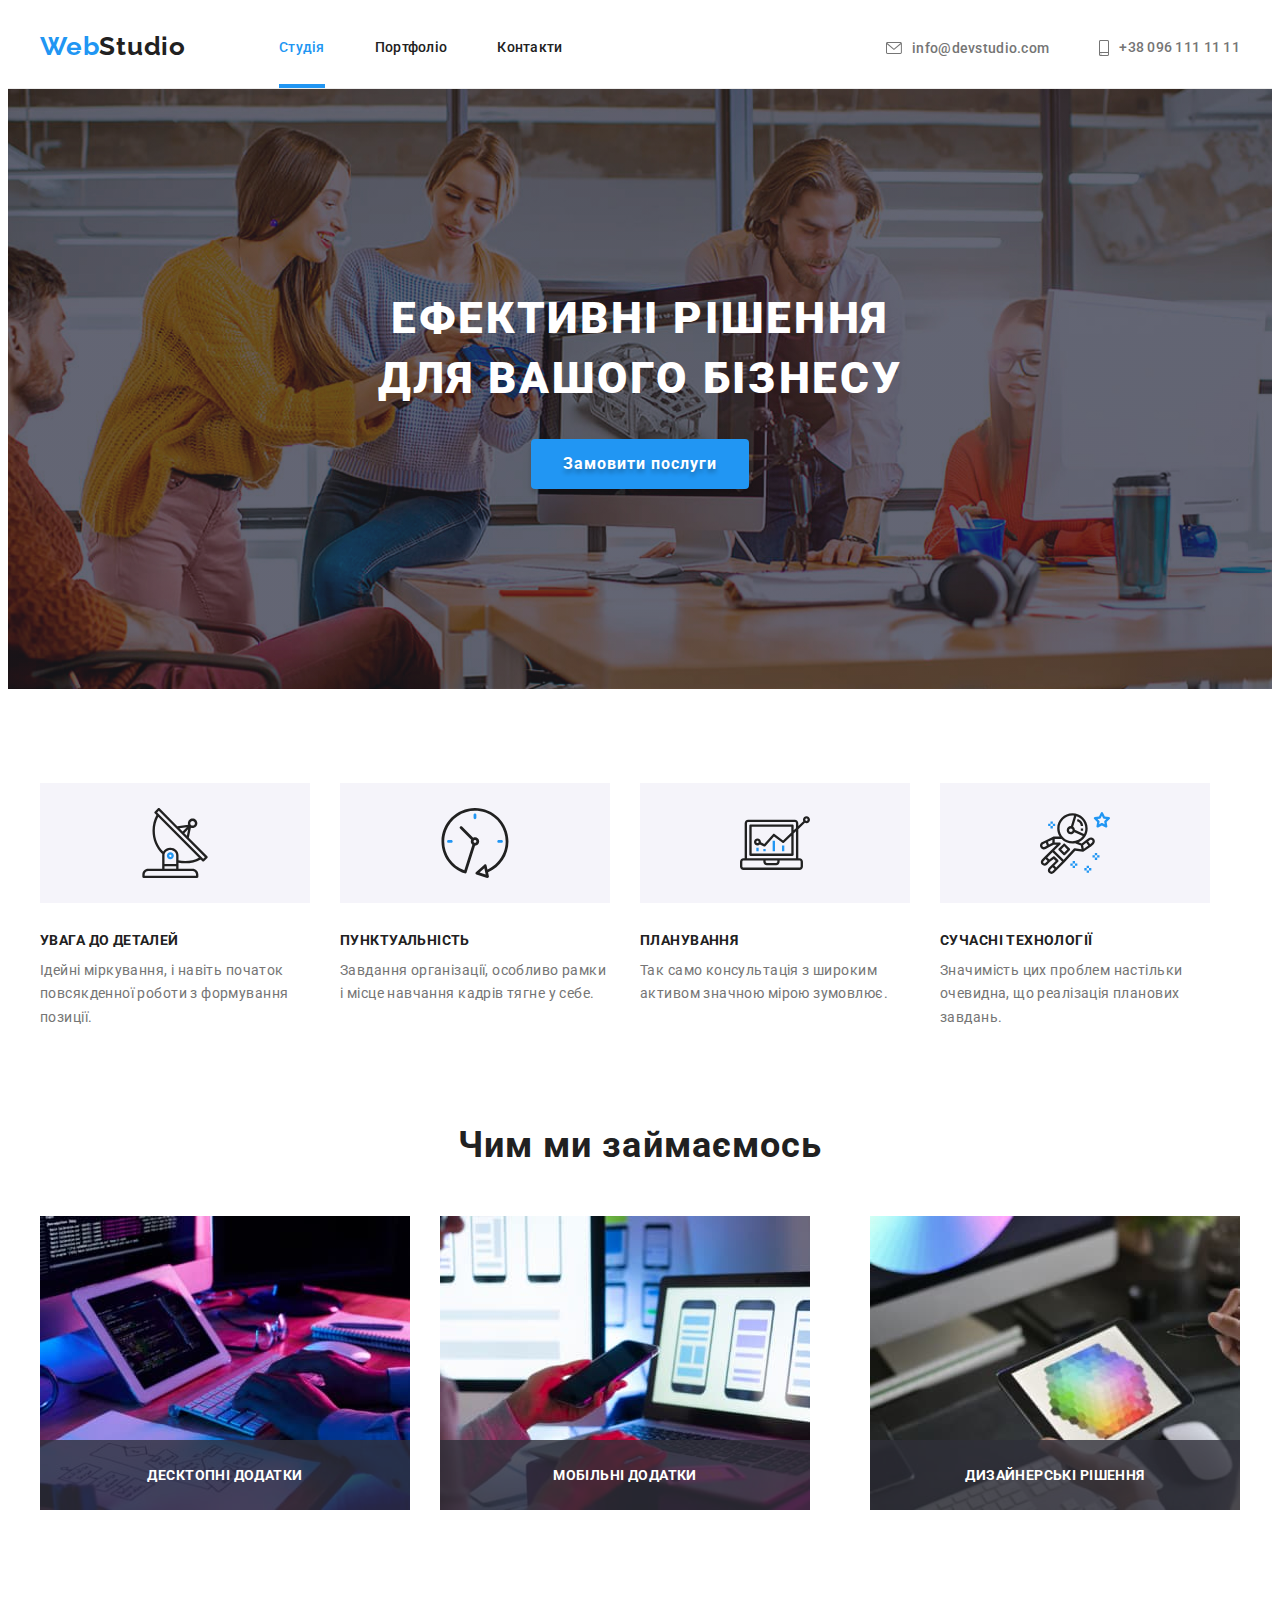
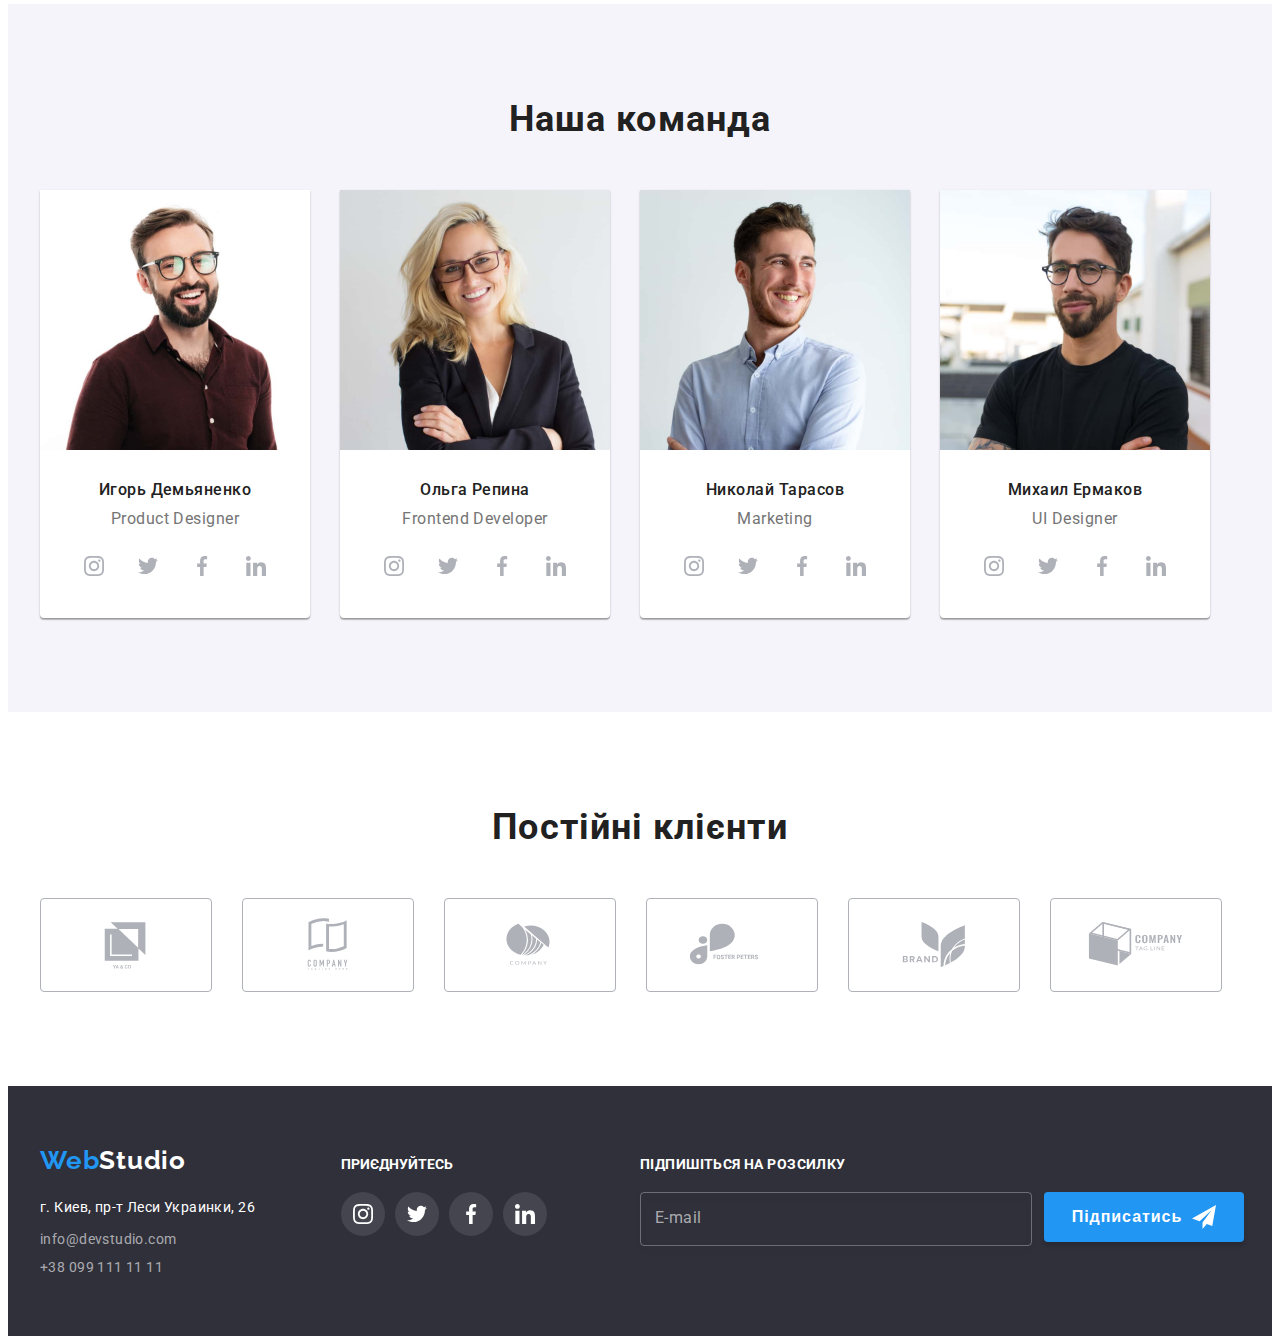
<file: index.html>
<!DOCTYPE html>
<html lang="uk">
  <head>
    <meta charset="UTF-8" />
    <meta http-equiv="X-UA-Compatible" content="IE=edge" />
    <meta name="viewport" content="width=device-width, initial-scale=1.0" />
    <title>Document</title>
    <!-- Font-Family -->
    <link rel="preconnect" href="https://fonts.googleapis.com" />
    <link rel="preconnect" href="https://fonts.gstatic.com" crossorigin />
    <link
      href="https://fonts.googleapis.com/css2?family=Raleway:wght@700&family=Roboto:wght@400;500;700;900&display=swap"
      rel="stylesheet"
    />
    <!-- Normalizer -->
    <link
      rel="stylesheet"
      href="https://cdnjs.cloudflare.com/ajax/libs/modern-normalize/1.1.0/modern-normalize.min.css"
      integrity="sha512-wpPYUAdjBVSE4KJnH1VR1HeZfpl1ub8YT/NKx4PuQ5NmX2tKuGu6U/JRp5y+Y8XG2tV+wKQpNHVUX03MfMFn9Q=="
      crossorigin="anonymous"
      referrerpolicy="no-referrer"
    />
    <!-- Custom Styles -->
    <link rel="stylesheet" href="./css/styles.css" />
  </head>
  <body>
    <header class="hdr">
      <div class="container container-hdr">
        <nav class="nav">
          <!--Brand Logo-->
          <a href="" class="hdr-logo"
            >Web<span class="black-logo link">Studio</span></a
          >
          <!--List of navigation links-->
          <ul class="nav-list">
            <li class="item">
              <a href="" class="nav-link-current link">Студія</a>
            </li>
            <li class="item">
              <a href="./portfolio.html" class="nav-link link">Портфоліо</a>
            </li>
            <li class="item"><a href="" class="nav-link link">Контакти</a></li>
          </ul>
        </nav>
        <!--Contacts-->
        <ul class="header-contacts">
          <li class="item">
            <a href="mailto:info@devstudio.com" class="contacts-link link">
              <svg class="icon-envelope" width="16" height="12">
                <use href="./images/icons_svg/sprite.svg#icon-envelope"></use>
              </svg>
              info@devstudio.com</a
            >
          </li>
          <li class="item">
            <a href="tel:+380961111111" class="contacts-link link">
              <svg class="icon-smartphone" width="10" height="16">
                <use href="./images/icons_svg/sprite.svg#icon-smartphone"></use>
              </svg>
              +38 096 111 11 11</a
            >
          </li>
        </ul>
      </div>
    </header>
    <main>
      <!--Section with an order button-->
      <section class="order">
        <div class="container">
          <h1 class="order-headline">
            Ефективні рішення <br />
            для вашого бізнесу
          </h1>
          <div class="order-btn-section">
            <button type="button" class="order-button" data-modal-open>
              Замовити послуги
            </button>
          </div>
        </div>
      </section>
      <!--Advantages-->
      <section class="advnt">
        <div class="container">
          <h2 hidden>Наші Переваги</h2>
          <ul class="advnt-list list">
            <li class="item">
              <div class="advnt-icon-svg">
                <svg width="70" height="70">
                  <use href="./images/icons_svg/sprite.svg#icon-antenna"></use>
                </svg>
              </div>
              <h3 class="advnt-list-title">УВАГА ДО ДЕТАЛЕЙ</h3>
              <p class="advnt-list-about">
                Ідейні міркування, і навіть початок повсякденної роботи з
                формування позиції.
              </p>
            </li>
            <li class="item">
              <div class="advnt-icon-svg">
                <svg width="70" height="70">
                  <use href="./images/icons_svg/sprite.svg#icon-clock"></use>
                </svg>
              </div>
              <h3 class="advnt-list-title">ПУНКТУАЛЬНІСТЬ</h3>
              <p class="advnt-list-about">
                Завдання організації, особливо рамки і місце навчання кадрів
                тягне у себе.
              </p>
            </li>
            <li class="item">
              <div class="advnt-icon-svg">
                <svg width="70" height="70">
                  <use href="./images/icons_svg/sprite.svg#icon-diagram"></use>
                </svg>
              </div>
              <h3 class="advnt-list-title">ПЛАНУВАННЯ</h3>
              <p class="advnt-list-about">
                Так само консультація з широким активом значною мірою зумовлює.
              </p>
            </li>
            <li class="item">
              <div class="advnt-icon-svg">
                <svg width="70" height="70">
                  <use
                    href="./images/icons_svg/sprite.svg#icon-astronaut"
                  ></use>
                </svg>
              </div>
              <h3 class="advnt-list-title">СУЧАСНІ ТЕХНОЛОГІЇ</h3>
              <p class="advnt-list-about">
                Значимість цих проблем настільки очевидна, що реалізація
                планових завдань.
              </p>
            </li>
          </ul>
        </div>
      </section>
      <!--Kinds of services-->
      <section class="srvs">
        <div class="container">
          <h2 class="srvs-title">Чим ми займаємось</h2>
          <ul class="srvs-list list">
            <li class="item">
              <a href=""
                ><img
                  src="./images/box1.jpg"
                  alt="человек набирает текст на клавиатуре"
                  width="370"
                />
                <div class="overlay">
                  <p class="srvs-overlay-text">ДЕСКТОПНІ ДОДАТКИ</p>
                </div></a
              >
            </li>
            <li class="item">
              <a href=""
                ><img
                  src="./images/box2.jpg"
                  alt="женщина держит телефон в руке и водит пальцем по тачпаду "
                  class="item"
                  width="370"
                />
                <div class="overlay">
                  <p class="srvs-overlay-text">МОБІЛЬНІ ДОДАТКИ</p>
                </div></a
              >
            </li>
            <li class="item">
              <a href=""
                ><img
                  src="./images/box3.jpg"
                  alt="человек держит планшет со стилусом"
                  width="370"
                />
                <div class="overlay">
                  <p class="srvs-overlay-text">ДИЗАЙНЕРСЬКІ РІШЕННЯ</p>
                </div></a
              >
            </li>
          </ul>
        </div>
      </section>
      <!--Team-->
      <section class="team">
        <div class="container">
          <h2 class="team-title">Наша команда</h2>
          <ul class="team-list list">
            <li class="item">
              <img
                src="./images/teammember1.jpg"
                alt="улыбающийся мужчина средних лет"
                width="270"
              />
              <div class="team-text">
                <h3 class="team-list-title">Игорь Демьяненко</h3>
                <p class="team-about">Product Designer</p>
              </div>
              <ul class="team-social">
                <li class="item-social">
                  <a href="" class="team-social-link">
                    <svg width="20" height="20" class="team-svg-icon">
                      <use
                        href="./images/icons_svg/sprite.svg#icon-instagram-team"
                      ></use>
                    </svg>
                  </a>
                </li>
                <li class="item-social">
                  <a href="" class="team-social-link">
                    <svg width="20" height="20" class="team-svg-icon">
                      <use
                        href="./images/icons_svg/sprite.svg#icon-twitter-team"
                      ></use>
                    </svg>
                  </a>
                </li>
                <li class="item-social">
                  <a href="" class="team-social-link">
                    <svg width="20" height="20" class="team-svg-icon">
                      <use
                        href="./images/icons_svg/sprite.svg#icon-facebook-team"
                      ></use>
                    </svg>
                  </a>
                </li>
                <li class="item-social">
                  <a href="" class="team-social-link">
                    <svg width="20" height="20" class="team-svg-icon">
                      <use
                        href="./images/icons_svg/sprite.svg#icon-linkedin-team"
                      ></use>
                    </svg>
                  </a>
                </li>
              </ul>
            </li>
            <li class="item">
              <img
                src="./images/teammember2.jpg"
                alt="улыбающаяся женщина средних лет"
                width="270"
              />
              <div class="team-text">
                <h3 class="team-list-title">Ольга Репина</h3>
                <p class="team-about">Frontend Developer</p>
              </div>
              <ul class="team-social">
                <li class="item-social">
                  <a href="" class="team-social-link">
                    <svg width="20" height="20" class="team-svg-icon">
                      <use
                        href="./images/icons_svg/sprite.svg#icon-instagram-team"
                      ></use>
                    </svg>
                  </a>
                </li>
                <li class="item-social">
                  <a href="" class="team-social-link">
                    <svg width="20" height="20" class="team-svg-icon">
                      <use
                        href="./images/icons_svg/sprite.svg#icon-twitter-team"
                      ></use>
                    </svg>
                  </a>
                </li>
                <li class="item-social">
                  <a href="" class="team-social-link">
                    <svg width="20" height="20" class="team-svg-icon">
                      <use
                        href="./images/icons_svg/sprite.svg#icon-facebook-team"
                      ></use>
                    </svg>
                  </a>
                </li>
                <li class="item-social">
                  <a href="" class="team-social-link">
                    <svg width="20" height="20" class="team-svg-icon">
                      <use
                        href="./images/icons_svg/sprite.svg#icon-linkedin-team"
                      ></use>
                    </svg>
                  </a>
                </li>
              </ul>
            </li>
            <li class="item">
              <img
                src="./images/teammember3.jpg"
                alt="улыбающийся мужчина средних лет"
                width="270"
              />
              <div class="team-text">
                <h3 class="team-list-title">Николай Тарасов</h3>
                <p class="team-about">Marketing</p>
              </div>
              <ul class="team-social">
                <li class="item-social">
                  <a href="" class="team-social-link">
                    <svg width="20" height="20" class="team-svg-icon">
                      <use
                        href="./images/icons_svg/sprite.svg#icon-instagram-team"
                      ></use>
                    </svg>
                  </a>
                </li>
                <li class="item-social">
                  <a href="" class="team-social-link">
                    <svg width="20" height="20" class="team-svg-icon">
                      <use
                        href="./images/icons_svg/sprite.svg#icon-twitter-team"
                      ></use>
                    </svg>
                  </a>
                </li>
                <li class="item-social">
                  <a href="" class="team-social-link">
                    <svg width="20" height="20" class="team-svg-icon">
                      <use
                        href="./images/icons_svg/sprite.svg#icon-facebook-team"
                      ></use>
                    </svg>
                  </a>
                </li>
                <li class="item-social">
                  <a href="" class="team-social-link">
                    <svg width="20" height="20" class="team-svg-icon">
                      <use
                        href="./images/icons_svg/sprite.svg#icon-linkedin-team"
                      ></use>
                    </svg>
                  </a>
                </li>
              </ul>
            </li>
            <li class="item">
              <img
                src="./images/teammember4.jpg"
                alt="улыбающийся мужчина средних лет"
                width="270"
              />
              <div class="team-text">
                <h3 class="team-list-title">Михаил Ермаков</h3>
                <p class="team-about">UI Designer</p>
              </div>
              <ul class="team-social">
                <li class="item-social">
                  <a href="" class="team-social-link">
                    <svg width="20" height="20" class="team-svg-icon">
                      <use
                        href="./images/icons_svg/sprite.svg#icon-instagram-team"
                      ></use>
                    </svg>
                  </a>
                </li>
                <li class="item-social">
                  <a href="" class="team-social-link">
                    <svg width="20" height="20" class="team-svg-icon">
                      <use
                        href="./images/icons_svg/sprite.svg#icon-twitter-team"
                      ></use>
                    </svg>
                  </a>
                </li>
                <li class="item-social">
                  <a href="" class="team-social-link">
                    <svg width="20" height="20" class="team-svg-icon">
                      <use
                        href="./images/icons_svg/sprite.svg#icon-facebook-team"
                      ></use>
                    </svg>
                  </a>
                </li>
                <li class="item-social">
                  <a href="" class="team-social-link">
                    <svg width="20" height="20" class="team-svg-icon">
                      <use
                        href="./images/icons_svg/sprite.svg#icon-linkedin-team"
                      ></use>
                    </svg>
                  </a>
                </li>
              </ul>
            </li>
          </ul>
        </div>
      </section>
      <!-- Regular Customers -->
      <section class="cstmrs">
        <div class="container">
          <h2 class="cstmrs-title">Постійні клієнти</h2>
          <ul class="cstmrs-logo">
            <li class="item">
              <a href="" class="cstmrs-link"
                ><svg class="icon-logo" width="106" height="60">
                  <use
                    href="./images/icons_svg/sprite.svg#icon-logo-yaco"
                  ></use>
                </svg>
              </a>
            </li>
            <li class="item">
              <a href="" class="cstmrs-link"
                ><svg class="icon-logo" width="106" height="60">
                  <use
                    href="./images/icons_svg/sprite.svg#icon-logo-company-tagline"
                  ></use>
                </svg>
              </a>
            </li>
            <li class="item">
              <a href="" class="cstmrs-link"
                ><svg class="icon-logo" width="106" height="60">
                  <use
                    href="./images/icons_svg/sprite.svg#icon-logo-company"
                  ></use>
                </svg>
              </a>
            </li>
            <li class="item">
              <a href="" class="cstmrs-link">
                <svg class="icon-logo" width="106" height="60">
                  <use
                    href="./images/icons_svg/sprite.svg#icon-logo-foster-peters"
                  ></use>
                </svg>
              </a>
            </li>
            <li class="item">
              <a href="" class="cstmrs-link">
                <svg class="icon-logo" width="106" height="60">
                  <use
                    href="./images/icons_svg/sprite.svg#icon-logo-brand"
                  ></use>
                </svg>
              </a>
            </li>
            <li class="item">
              <a href="" class="cstmrs-link">
                <svg class="icon-logo" width="106" height="60">
                  <use
                    href="./images/icons_svg/sprite.svg#icon-logo-company-tagline2"
                  ></use>
                </svg>
              </a>
            </li>
          </ul>
        </div>
      </section>
      <!-- Backdrop with modal window -->
      <div class="backdrop is-hidden" data-modal>
        <div class="backdrop-modal">
          <button class="modal-close-btn" data-modal-close>
            <svg width="18" height="18" class="backdrop-svg-btn">
              <use href="./images/icons_svg/sprite.svg#icon-close-btn"></use>
            </svg>
          </button>
          <form class="modal-form">
            <strong class="modal-form-title">
              Залиште свої дані, ми вам передзвонимо
            </strong>
            <div class="modal-form-group" role="group">
              <label class="modal-form-wrap">
                <input class="modal-form-input" type="text" name="name" />
                <span class="modal-form-label">Ім'я</span>
                <svg class="modal-form-icon" width="18" height="18">
                  <use
                    class="modal-form-icon"
                    href="./images/icons_svg/sprite.svg#icon-modal-person"
                  ></use>
                </svg>
              </label>
              <label class="modal-form-wrap">
                <span class="modal-form-label">Телефон</span>
                <input class="modal-form-input" type="text" name="name" />
                <svg class="modal-form-icon" width="18" height="18">
                  <use
                    class="modal-form-icon"
                    href="./images/icons_svg/sprite.svg#icon-modal-phone"
                  ></use>
                </svg>
              </label>
              <label class="modal-form-wrap">
                <span class="modal-form-label">Пошта</span>
                <input class="modal-form-input" type="text" name="name" />
                <svg class="modal-form-icon" width="18" height="18">
                  <use
                    class="modal-form-icon"
                    href="./images/icons_svg/sprite.svg#icon-modal-email"
                  ></use>
                </svg>
              </label>
              <label class="modal-form-wrap">
                <span class="modal-form-label">Коментар</span>
                <textarea
                  class="modal-form-txtarea"
                  name="comment"
                  rows="5"
                  placeholder="Введіть текст"
                ></textarea>
              </label>
            </div>
            <label class="modal-form-agreement">
              <input
                class="modal-agrmnt-checkbox"
                hidden
                type="checkbox"
                name="agreement-checkbox"
              />
              <svg class="modal-agrmnt-icon" width="16" height="15">
                <use
                  class="agrmnt-icon-checked"
                  href="./images/icons_svg/sprite.svg#icon-check-ticked"
                ></use>
                <use
                  class="agrmnt-icon-unchecked"
                  href="./images/icons_svg/sprite.svg#icon-check-empty"
                ></use>
              </svg>
              <span class="modal-agreement-label">
                Погоджуюся з розсилкою та приймаю
                <a class="modal-agreement-conditions-link" href=""
                  >Умови договору</a
                >
              </span>
            </label>
            <button class="modal-form-btn" type="submit">Відправити</button>
          </form>
        </div>
      </div>
    </main>
    <footer class="ftr">
      <div class="container ftr-container">
        <!--Brand Logo-->
        <div class="ftr-address-box">
          <a href="" class="ftr-logo link"
            >Web<span class="white-logo link">Studio</span></a
          >
          <address class="addr">
            <ul class="addr-list list">
              <li class="item">
                <a
                  class="addr-loc link"
                  href="https://goo.gl/maps/46HjrAHxcbsHxjKQ8"
                  target="_blank"
                  rel="noopener noreferrer"
                  >г. Киев, пр-т Леси Украинки, 26</a
                >
              </li>
              <li class="item">
                <a href="mailto:info@devstudio.com" class="addr-link link"
                  >info@devstudio.com</a
                >
              </li>
              <li class="item">
                <a href="tel:+380961111111" class="addr-link link"
                  >+38 099 111 11 11</a
                >
              </li>
            </ul>
          </address>
        </div>
        <!-- Social links -->
        <div class="ftr-social-box">
          <p class="ftr-text">ПРИЄДНУЙТЕСЬ</p>
          <ul class="ftr-social">
            <li class="item">
              <a href="" class="ftr-social-link">
                <svg class="icon-ftr" width="20" height="20">
                  <use
                    href="./images/icons_svg/sprite.svg#icon-instagram-footer"
                  ></use>
                </svg>
              </a>
            </li>
            <li class="item">
              <a href="" class="ftr-social-link">
                <svg class="icon-ftr" width="20" height="20">
                  <use
                    href="./images/icons_svg/sprite.svg#icon-twitter-footer"
                  ></use>
                </svg>
              </a>
            </li>
            <li class="item">
              <a href="" class="ftr-social-link">
                <svg class="icon-ftr" width="20" height="20">
                  <use
                    href="./images/icons_svg/sprite.svg#icon-facebook--footer"
                  ></use>
                </svg>
              </a>
            </li>
            <li class="item">
              <a href="" class="ftr-social-link">
                <svg class="icon-ftr" width="20" height="20">
                  <use
                    href="./images/icons_svg/sprite.svg#icon-linkedin-footer"
                  ></use>
                </svg>
              </a>
            </li>
          </ul>
        </div>
        <!-- Subscription Form-->
        <form class="sbscr-form">
          <strong class="sbscr-title">Підпишіться на розсилку</strong>
          <div class="sbscr-form-container">
            <label class="sbscr-input-wrap">
              <input
                class="sbscr-input"
                type="email"
                name="email"
                placeholder="youremail@mail.com"
              />
              <span class="sbscr-label">E-mail</span>
            </label>
            <button class="sbscr-btn" type="submit">
              <p class="sbscr-btn-text">Підписатись</p>
              <svg class="sbscr-btn-icon" width="24" height="24">
                <use
                  href="./images/icons_svg/sprite.svg#icon-icon-ftr-sbscr"
                ></use>
              </svg>
            </button>
          </div>
        </form>
      </div>
    </footer>
    <script src="./js/modal.js"></script>
  </body>
</html>
</file>
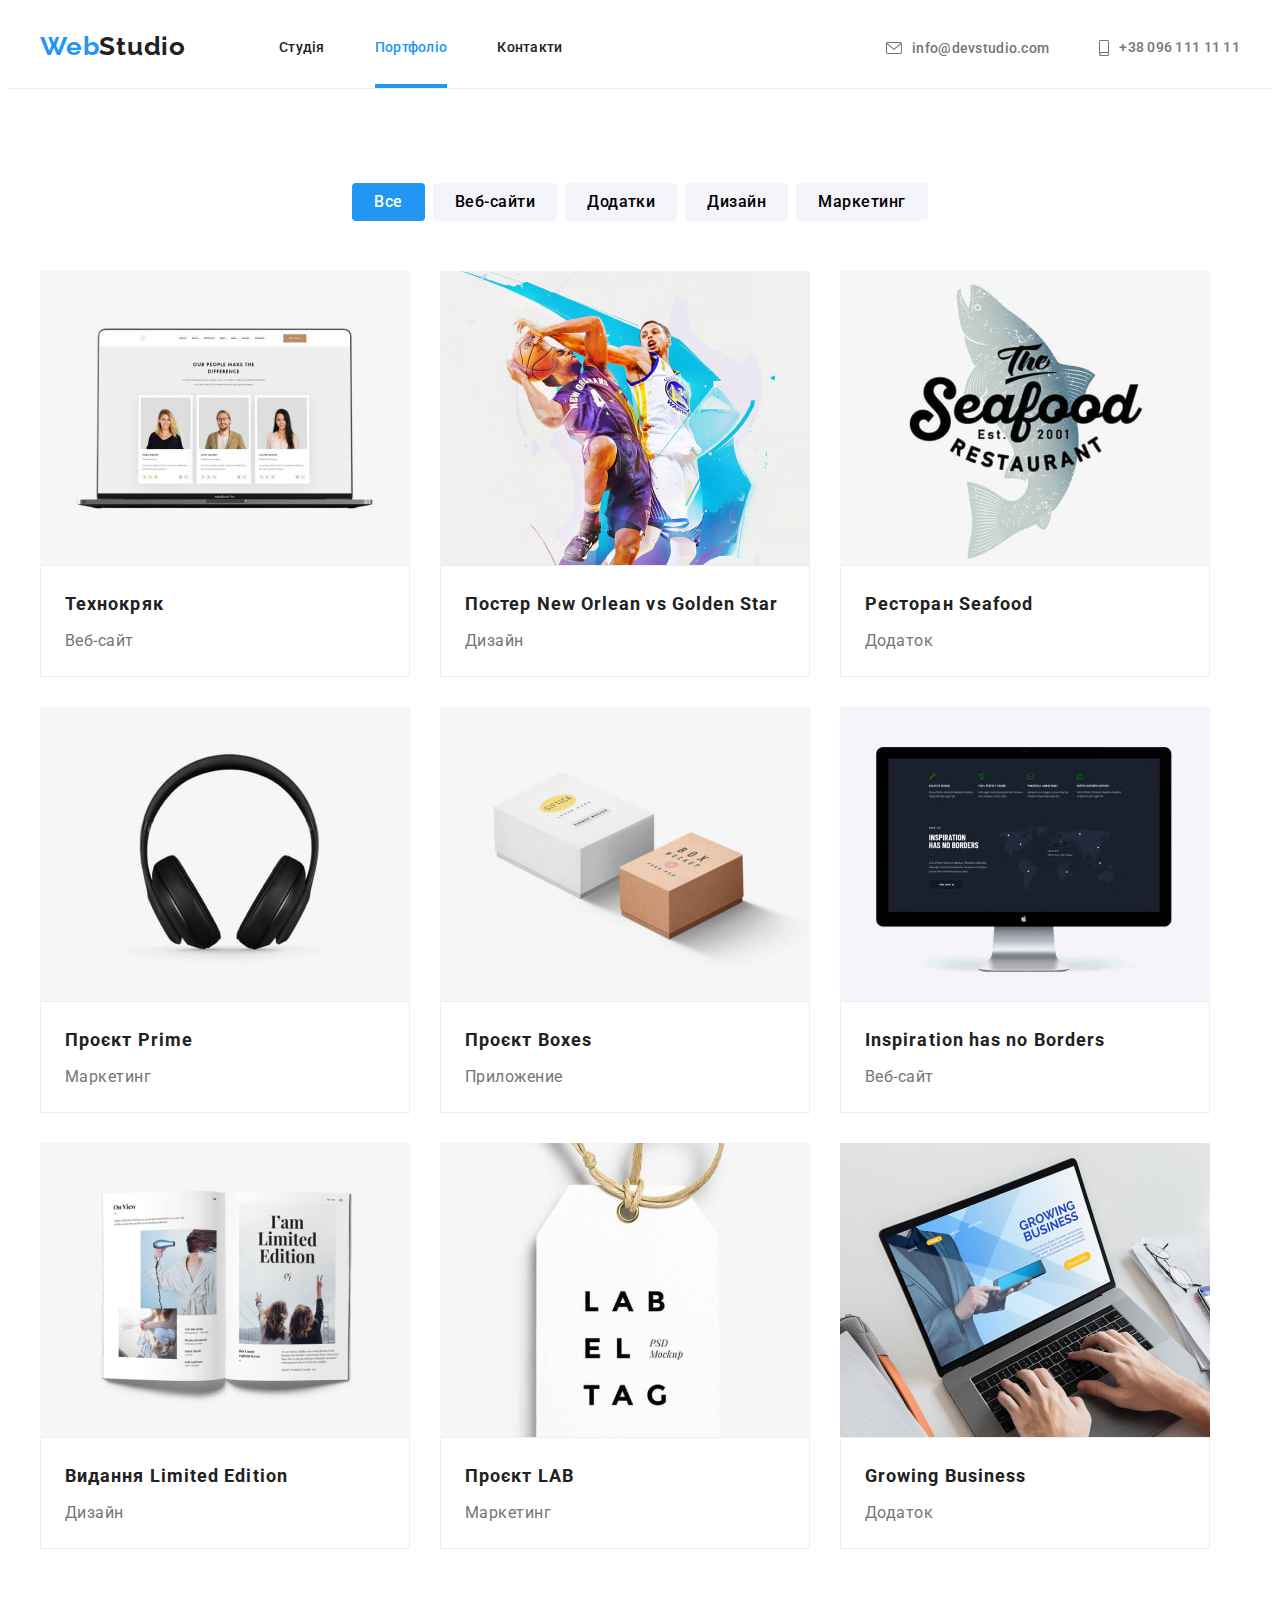
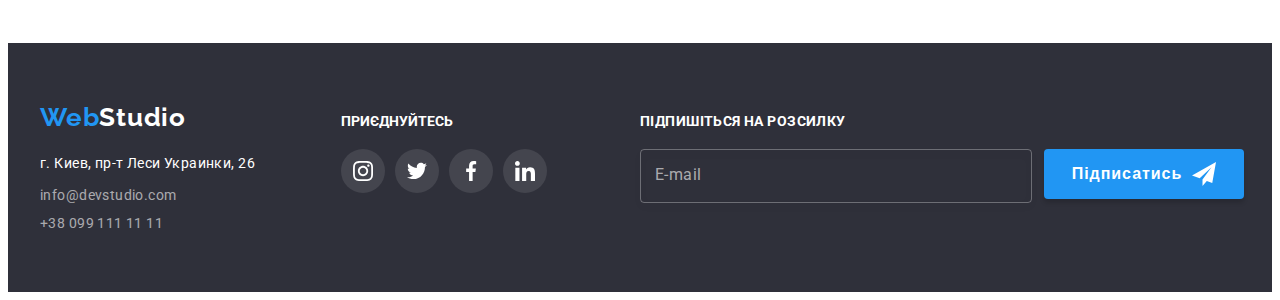
<file: portfolio.html>
<!DOCTYPE html>
<html lang="ru">
  <head>
    <meta charset="UTF-8" />
    <meta http-equiv="X-UA-Compatible" content="IE=edge" />
    <meta name="viewport" content="width=device-width, initial-scale=1.0" />
    <title>Document</title>
    <link rel="preconnect" href="https://fonts.googleapis.com" />
    <link rel="preconnect" href="https://fonts.gstatic.com" crossorigin />
    <link
      href="https://fonts.googleapis.com/css2?family=Raleway:wght@700&family=Roboto:wght@400;500;700;900&display=swap"
      rel="stylesheet"
    />
    <!-- Normalizer -->
    <link
      rel="stylesheet"
      href="https://cdnjs.cloudflare.com/ajax/libs/modern-normalize/1.1.0/modern-normalize.min.css"
      integrity="sha512-wpPYUAdjBVSE4KJnH1VR1HeZfpl1ub8YT/NKx4PuQ5NmX2tKuGu6U/JRp5y+Y8XG2tV+wKQpNHVUX03MfMFn9Q=="
      crossorigin="anonymous"
      referrerpolicy="no-referrer"
    />
    <!-- Custom Styles -->
    <link rel="stylesheet" href="./css/styles.css" />
  </head>
  <body>
    <header class="hdr">
      <div class="container container-hdr">
        <nav class="nav">
          <!--Brand Logo-->
          <a href="" class="hdr-logo"
            >Web<span class="black-logo link">Studio</span></a
          >
          <!--List of navigation links-->
          <ul class="nav-list">
            <li class="item">
              <a href="./index.html" class="nav-link link">Студія</a>
            </li>
            <li class="item">
              <a href="" class="nav-link-current link">Портфоліо</a>
            </li>
            <li class="item"><a href="" class="nav-link link">Контакти</a></li>
          </ul>
        </nav>
        <!--Contacts-->
        <ul class="header-contacts">
          <li class="item">
            <a href="mailto:info@devstudio.com" class="contacts-link link"
              ><svg class="icon-envelope" width="16" height="12">
                <use href="./images/icons_svg/sprite.svg#icon-envelope"></use>
              </svg>
              info@devstudio.com</a
            >
          </li>
          <li>
            <a href="tel:+380961111111" class="contacts-link link"
              ><svg class="icon-smartphone" width="10" height="16">
                <use href="./images/icons_svg/sprite.svg#icon-smartphone"></use>
              </svg>
              +38 096 111 11 11</a
            >
          </li>
        </ul>
      </div>
    </header>
    <main>
      <!--Portfolio navgation-->
      <section class="prtf">
        <div class="container">
          <h1 hidden>Готовые проекты</h1>
          <ul class="prtf-list list">
            <li class="prtf-list-item">
              <button type="button" class="prtf-btn-act prtf-btn-list">
                Все
              </button>
            </li>
            <li class="prtf-list-item">
              <button type="button" class="prtf-btn prtf-btn-list">
                Веб-сайти
              </button>
            </li>
            <li class="prtf-list-item">
              <button type="button" class="prtf-btn prtf-btn-list">
                Додатки
              </button>
            </li>
            <li class="prtf-list-item">
              <button type="button" class="prtf-btn prtf-btn-list">
                Дизайн
              </button>
            </li>
            <li class="prtf-list-item">
              <button type="button" class="prtf-btn prtf-btn-list">
                Маркетинг
              </button>
            </li>
          </ul>
          <!--Examples of works-->
          <ul class="examples-list list">
            <li class="item">
              <a href="" class="link example-link">
                <div class="example-overlay">
                  <img
                    src="./images/portfolio1.jpg"
                    alt="открытый ноутбук"
                    width="370"
                  />
                  <p class="text-overlay">
                    Ресурс пропонує комплексні пропозиції з різним рівнем
                    функціоналу та сервісів. Все це дозволить відвідувачу
                    отримати вичерпні відомості про компанію чи приватну особу.
                  </p>
                </div>
                <div class="exampl-text-group">
                  <h2 class="exampl-title">Технокряк</h2>
                  <p class="exampl-text">Веб-сайт</p>
                </div>
              </a>
            </li>
            <li class="item">
              <a href="" class="link example-link">
                <div class="example-overlay">
                  <img
                    src="./images/portfolio2.jpg"
                    alt="два баскетболиста в прыжке"
                    width="370"
                  />
                  <p class="text-overlay">
                    Ресурс пропонує комплексні пропозиції з різним рівнем
                    функціоналу та сервісів. Все це дозволить відвідувачу
                    отримати вичерпні відомості про компанію чи приватну особу.
                  </p>
                </div>
                <div class="exampl-text-group">
                  <h2 class="exampl-title">Постер New Orlean vs Golden Star</h2>
                  <p class="exampl-text">Дизайн</p>
                </div>
              </a>
            </li>
            <li class="item">
              <a href="" class="link example-link">
                <div class="example-overlay">
                  <img
                    src="./images/portfolio3.jpg"
                    alt="логотип ресторана"
                    width="370"
                  />
                  <p class="text-overlay">
                    Ресурс пропонує комплексні пропозиції з різним рівнем
                    функціоналу та сервісів. Все це дозволить відвідувачу
                    отримати вичерпні відомості про компанію чи приватну особу.
                  </p>
                </div>
                <div class="exampl-text-group">
                  <h2 class="exampl-title">Ресторан Seafood</h2>
                  <p class="exampl-text">Додаток</p>
                </div>
              </a>
            </li>
            <li class="item">
              <a href="" class="link example-link">
                <div class="example-overlay">
                  <img
                    src="./images/portfolio4.jpg"
                    alt="полноразмерные наушники"
                    width="370"
                  />
                  <p class="text-overlay">
                    Ресурс пропонує комплексні пропозиції з різним рівнем
                    функціоналу та сервісів. Все це дозволить відвідувачу
                    отримати вичерпні відомості про компанію чи приватну особу.
                  </p>
                </div>
                <div class="exampl-text-group">
                  <h2 class="exampl-title">Проєкт Prime</h2>
                  <p class="exampl-text">Маркетинг</p>
                </div>
              </a>
            </li>
            <li class="item">
              <a href="" class="link example-link">
                <div class="example-overlay">
                  <img
                    src="./images/portfolio5.jpg"
                    alt="две коробки белого и коричневого цвета"
                    width="370"
                  />
                  <p class="text-overlay">
                    Ресурс пропонує комплексні пропозиції з різним рівнем
                    функціоналу та сервісів. Все це дозволить відвідувачу
                    отримати вичерпні відомості про компанію чи приватну особу.
                  </p>
                </div>
                <div class="exampl-text-group">
                  <h2 class="exampl-title">Проєкт Boxes</h2>
                  <p class="exampl-text">Приложение</p>
                </div>
              </a>
            </li>
            <li class="item">
              <a href="" class="link example-link">
                <div class="example-overlay">
                  <img
                    src="./images/portfolio6.jpg"
                    alt="монитор компании Apple"
                    width="370"
                  />
                  <p class="text-overlay">
                    Ресурс пропонує комплексні пропозиції з різним рівнем
                    функціоналу та сервісів. Все це дозволить відвідувачу
                    отримати вичерпні відомості про компанію чи приватну особу.
                  </p>
                </div>
                <div class="exampl-text-group">
                  <h2 class="exampl-title">Inspiration has no Borders</h2>
                  <p class="exampl-text">Веб-сайт</p>
                </div>
              </a>
            </li>
            <li class="item">
              <a href="" class="link example-link">
                <div class="example-overlay">
                  <img
                    src="./images/portfolio7.jpg"
                    alt="открытая книга"
                    width="370"
                  />
                  <p class="text-overlay">
                    Ресурс пропонує комплексні пропозиції з різним рівнем
                    функціоналу та сервісів. Все це дозволить відвідувачу
                    отримати вичерпні відомості про компанію чи приватну особу.
                  </p>
                </div>
                <div class="exampl-text-group">
                  <h2 class="exampl-title">Видання Limited Edition</h2>
                  <p class="exampl-text">Дизайн</p>
                </div>
              </a>
            </li>
            <li class="item">
              <a href="" class="link example-link">
                <div class="example-overlay">
                  <img
                    src="./images/portfolio81.jpg"
                    alt="бирка с названием бренда"
                    width="370"
                  />
                  <p class="text-overlay">
                    Ресурс пропонує комплексні пропозиції з різним рівнем
                    функціоналу та сервісів. Все це дозволить відвідувачу
                    отримати вичерпні відомості про компанію чи приватну особу.
                  </p>
                </div>
                <div class="exampl-text-group">
                  <h2 class="exampl-title">Проєкт LAB</h2>
                  <p class="exampl-text">Маркетинг</p>
                </div>
              </a>
            </li>
            <li class="item">
              <a href="" class="link example-link">
                <div class="example-overlay">
                  <img
                    src="./images/portfolio9.jpg"
                    alt="человек печатает на комп'ютере"
                    width="370"
                  />
                  <p class="text-overlay">
                    Ресурс пропонує комплексні пропозиції з різним рівнем
                    функціоналу та сервісів. Все це дозволить відвідувачу
                    отримати вичерпні відомості про компанію чи приватну особу.
                  </p>
                </div>
                <div class="exampl-text-group">
                  <h2 class="exampl-title">Growing Business</h2>
                  <p class="exampl-text">Додаток</p>
                </div>
              </a>
            </li>
          </ul>
        </div>
      </section>
    </main>
    <footer class="ftr">
      <div class="container ftr-container">
        <!--Brand Logo-->
        <div class="ftr-address-box">
          <a href="" class="ftr-logo link"
            >Web<span class="white-logo link">Studio</span></a
          >
          <address class="addr">
            <ul class="addr-list list">
              <li class="item">
                <a
                  class="addr-loc link"
                  href="https://goo.gl/maps/46HjrAHxcbsHxjKQ8"
                  target="_blank"
                  rel="noopener noreferrer"
                  >г. Киев, пр-т Леси Украинки, 26</a
                >
              </li>
              <li class="item">
                <a href="mailto:info@devstudio.com" class="addr-link link"
                  >info@devstudio.com</a
                >
              </li>
              <li class="item">
                <a href="tel:+380961111111" class="addr-link link"
                  >+38 099 111 11 11</a
                >
              </li>
            </ul>
          </address>
        </div>
        <!-- Social links -->
        <div class="ftr-social-box">
          <p class="ftr-text">ПРИЄДНУЙТЕСЬ</p>
          <ul class="ftr-social">
            <li class="item">
              <a href="" class="ftr-social-link">
                <svg class="icon-ftr" width="20" height="20">
                  <use
                    href="./images/icons_svg/sprite.svg#icon-instagram-footer"
                  ></use>
                </svg>
              </a>
            </li>
            <li class="item">
              <a href="" class="ftr-social-link">
                <svg class="icon-ftr" width="20" height="20">
                  <use
                    href="./images/icons_svg/sprite.svg#icon-twitter-footer"
                  ></use>
                </svg>
              </a>
            </li>
            <li class="item">
              <a href="" class="ftr-social-link">
                <svg class="icon-ftr" width="20" height="20">
                  <use
                    href="./images/icons_svg/sprite.svg#icon-facebook--footer"
                  ></use>
                </svg>
              </a>
            </li>
            <li class="item">
              <a href="" class="ftr-social-link">
                <svg class="icon-ftr" width="20" height="20">
                  <use
                    href="./images/icons_svg/sprite.svg#icon-linkedin-footer"
                  ></use>
                </svg>
              </a>
            </li>
          </ul>
        </div>
        <!-- Subscription Form-->
        <form class="sbscr-form">
          <strong class="sbscr-title">Підпишіться на розсилку</strong>
          <div class="sbscr-form-container">
            <label class="sbscr-input-wrap">
              <input
                class="sbscr-input"
                type="email"
                name="email"
                placeholder="youremail@mail.com"
              />
              <span class="sbscr-label">E-mail</span>
            </label>
            <button class="sbscr-btn" type="submit">
              <p class="sbscr-btn-text">Підписатись</p>
              <svg class="sbscr-btn-icon" width="24" height="24">
                <use
                  href="./images/icons_svg/sprite.svg#icon-icon-ftr-sbscr"
                ></use>
              </svg>
            </button>
          </div>
        </form>
      </div>
    </footer>
  </body>
</html>
</file>
<file: css/styles.css>
:root{
    /* fonts */
    --main-font: Roboto, sans-serif;
    --secondary-font: Raleway, sans-serif;
    /* main colors */
    --main-txt-cl: #212121;
    --secondary-txt-cl: #757575;
    --special-txt-cl: #2196F3;
    /* bg colors */
    --light-bg-clr: #E5E5E5;
    --grey-bg-color: #F5F4FA;
    --black-bg-color: #2F303A;
    /* timing of animation */
    --timing-function: cubic-bezier(0.4, 0, 0.2, 1);
    --anim-fast: 250ms;
}

body{
    font-family: var(--main-font);
    color: var(--main-txt-cl)
}

/* Reset styles start */

a {
    text-decoration: none;
    color: currentColor;
}

ul, 
ol {
    list-style: none;
    padding: 0;
    margin: 0;
}

h1,
h2,
h3,
h4,
h5,
h6, 
p {
    margin: 0
}

img{
    display: block;
}
/* .link {
    text-decoration: none;
    color: currentColor;
}

.list{
    list-style: none;
} */


/* Base Styles */

.container{
    width: 1200px;
    padding: 0 15px;
    margin-right: auto;
    margin-left: auto;
}


/*  */
/* Header */
/*  */

.hdr{
    border-bottom: 1px solid #ECECEC ;
}

.container-hdr {
    display: flex;
}

.nav{
    display: flex;
    margin-right: auto;
}

.hdr-logo {
    padding-top: 24px;
    padding-bottom: 24px;
    margin-right: 93px;

    font-family: var(--secondary-font);
    font-weight: 700;
    font-size: 26px;
    line-height: 1.13;
    letter-spacing: 0.03em;
    color: var(--special-txt-cl);
}

.black-logo {
    font-family: var(--secondary-font);
    font-weight: 700;
    font-size: 26px;
    line-height: 1.13;
    letter-spacing: 0.03em;
    color: var(--main-txt-cl)
}

.nav-list {
    display: flex;
    align-items: center;
}

.nav-list .item:not(:last-child) {
    margin-right: 50px;
}

.nav-link-current {
    display: block;
    font-weight: 500;
    font-size: 14px;
    line-height: 1.14;
    letter-spacing: 0.02em;
    color: var(--special-txt-cl);

    padding-top: 32px;
    padding-bottom: 32px;

    position: relative;
}

.nav-link-current::after {
    content: '';
    display: block;
    width: 100%;
    height: 4px;

    background-color: var(--special-txt-cl);

    position: absolute;
    bottom: 0;
}

.nav-link {
    display: block;
    font-weight: 500;
    font-size: 14px;
    line-height: 1.14;
    letter-spacing: 0.02em;
    color: var(--main-txt-cl);

    padding-top: 32px;
    padding-bottom: 32px;

    transition: color var(--anim-fast) var(--timing-function);
}

.nav-link:hover,
.nav-link:focus {
    color: var(--special-txt-cl);
}

.nav-link-current:hover,
.nav-link-current:focus {
    color: var(--special-txt-cl);
}

.header-contacts{
    display: flex;
    align-items: center;
}

.header-contacts .item:not(:last-child) {
    margin-right: 50px;
}

.header-contacts .item{
    display: flex;
}

.icon-envelope, .icon-smartphone {
    --icon-color: currentColor;
    margin-right: 10px;
}



.contacts-link{
    display: flex;
    font-weight: 500;
    font-size: 14px;
    line-height: 1.14;
    letter-spacing: 0.02em;
    color: var(--secondary-txt-cl);
    align-items: center;

    padding-top: 32px;
    padding-bottom: 31px;

    transition: color var(--anim-fast) var(--timing-function);
}

.contacts-link:hover,
.contacts-link:focus{
    color: var(--special-txt-cl);
}

/*  */
/* Footer */
/*  */

.ftr{
    background-color: var(--black-bg-color);
    padding-top: 60px;
    padding-bottom: 60px;
}

.ftr-container{
    display: flex;
    align-items: baseline;
}

.ftr-address-box{
    margin-right: 70px;
}

.ftr-logo{
    display: block;
    margin-bottom: 20px;

    font-family: var(--secondary-font);
    font-weight: 700;
    font-size: 26px;
    line-height: 1.13;
    letter-spacing: 0.03em;
    color: var(--special-txt-cl);
}

.white-logo{
    color:#FFFFFF;
}

.addr-list .item:not(:last-child){
    margin-bottom: 9px;
}

.addr-loc{
    font-style: normal;
    font-size: 14px;
    line-height: 1.71;
    letter-spacing: 0.03em;
    color: #FFFFFF;

    transition: color var(--anim-fast) var(--timing-function);
}

.addr-loc:hover{
    color: var(--special-txt-cl);
}

.addr-link{
    font-style: normal;
    font-size: 14px;
    line-height: 1.71px;
    letter-spacing: 0.03em;
    color: rgba(255, 255, 255, 0.6);

    transition: color var(--anim-fast) var(--timing-function);
}

.addr-link:hover {
    color: var(--special-txt-cl);
}

.addr-list{
    min-width: 231px;
}

.ftr-social-box{
    margin-right: 93px;
}

.ftr-text{
    color: #FFFFFF;

    font-weight: 700;
    font-size: 14px;
    line-height: calc(16 / 14);
    

    margin-bottom: 20px;
}

.ftr-social{
    display: flex;
    gap: 10px;
}

.ftr-social-link{
        display: flex;
}

.ftr-social-link{
    display: flex;
    justify-content: center;
    align-items: center;

    color: #FFFFFF;
    background-color: rgba(255, 255, 255, 0.1);
    border-radius: 50%;


    min-width: 44px;
    min-height: 44px;

    transition: background-color var(--anim-fast) var(--timing-function);
}

.ftr-social-link:hover, .ftr-social-link:focus {
        background-color: var(--special-txt-cl);
}

.icon-ftr{
    --icon-ftr-color: currentColor;
}



.sbscr-title{
    display: block;
    margin-bottom: 20px;

    font-size: 14px;
    line-height: calc(16 /14);
    letter-spacing: 0.03em;
    text-transform: uppercase;

    color: #FFFFFF;
}

.sbscr-form-container{
    display: flex;
    gap: 12px;
}

.sbscr-input-wrap{
    display: flex;
    gap: 10px;
    position: relative;
}

.sbscr-label{
    position: absolute;
    top: 16px;
    left: 15px;

    font-size: 16px;
    line-height: calc(20 / 16);
    letter-spacing: 0.03em;
    color: rgba(255, 255, 255, 0.6);

    transition: opacity var(--anim-fast) var(--timing-function);
}

.sbscr-input:hover+.sbscr-label,
.sbscr-input:focus+.sbscr-label, 
.sbscr-input:not(:placeholder-shown) + .sbscr-label{
    opacity: 0;
}


.sbscr-input{
    width: 358px;
    min-height: 50px;
    padding-left: 16px;
    padding-right: 16px;
    color: #FFFFFF;

    background-color: transparent;
    border: 1px solid rgba(255, 255, 255, 0.3);
    filter: drop-shadow(0px 4px 4px rgba(0, 0, 0, 0.15));
    border-radius: 4px;
}

.sbscr-input::placeholder {
    color: transparent;
    transition: var(--anim-fast) var(--timing-function);
}

.sbscr-input:hover::placeholder,
.sbscr-input:focus::placeholder {
    color: rgba(255, 255, 255, 0.6);
}

.sbscr-btn{
    display: inline-flex;
    align-items: center;
    justify-content: center;
    width: 200px;
    height: 50px;
    padding: 0;
    border: 0;
    gap: 10px;
    cursor: pointer;

    background: #2196F3;
    box-shadow: 0px 4px 4px rgba(0, 0, 0, 0.15);
    border-radius: 4px;
}

.sbscr-btn:hover, .sbscr-btn:focus{
    background-color:#188CE8
}

.sbscr-btn-text{
    font-weight: 700;
    font-size: 16px;
    line-height: calc(30 / 16);
    letter-spacing: 0.06em;
    
    color: #FFFFFF;
}



/*  */
/* Main */
/*  */

/*  */
/* Section with an order button */
/*  */

.order{
    background-image: linear-gradient(to right, rgba(47, 48, 58, 0.4), rgba(47, 48, 58, 0.4)), url(../images/bg-image-studio.jpg);
    /* background-image: url(../images/bg-image-studio.jpg); */
    background-repeat: no-repeat;
    background-position: center;
    background-color: #C4C4C4;

    max-width: 1600px;
    margin-right: auto;
    margin-left: auto;
    padding-top: 200px;
    padding-bottom: 200px;
}

.order-headline{
    margin-bottom: 30px;

    font-weight: 900;
    font-size: 44px;
    line-height: 1.36;
    text-align: center;
    letter-spacing: 0.06em;
    text-transform: uppercase;
    color: #FFFFFF;
}

.order-button {
    border: 0;
    padding: 10px 32px;
    margin: 0 auto;
    min-width: 200px;
    min-height: 50px;
    display: flex;
    align-items: center;
    text-align: center;

    font-family: 'Roboto';
    font-weight: 700;
    font-size: 16px;
    line-height: 1.88;

    letter-spacing: 0.06em;
    color: #FFFFFF;
    background: #2196F3;
    cursor: pointer;
    box-shadow: 0px 4px 4px rgba(0, 0, 0, 0.15);
    border-radius: 4px;
    text-shadow: 0px 4px 4px rgba(0, 0, 0, 0.25);

    transition: background-color var(--anim-fast) var(--timing-function);
}

.order-button:hover, .order-button:focus {
    background-color: #188CE8;
}

/* Advantages */
.advnt {
    padding-top: 94px;
    padding-bottom: 94px;
}

.advnt-icon-svg{
    margin-bottom: 30px;
    background-color: var(--grey-bg-color);

    display: flex;
    align-items: center;
    justify-content: center;

    width: 270px;
    height: 120px;
}

.advnt-list .advnt-list-title {
    font-size: 14px;
    line-height: 1.14;
    letter-spacing: 0.03em;
    text-transform: uppercase;
}

.advnt-list {
    display: flex;
    flex-basis: 270px;
}


.advnt-list .advnt-list-about{
    font-size: 14px;
    line-height: 1.7;
    letter-spacing: 0.03em;
    color: var(--secondary-txt-cl);
}

.advnt-list .item{
    width: 270px;
}

.advnt-list .item:not(:last-child) {
    margin-right: 30px;
}

.advnt-list-title{
    margin-bottom: 10px;
}



/*  */
/* Kinds of services */
/*  */

.srvs{
    padding-bottom: 94px;
}

.srvs-title, .team-title{
    font-size: 36px;
    line-height: 1.17;
    text-align: center;
    letter-spacing: 0.03em;
}

.srvs-title {
    margin-bottom: 50px;
}

.srvs-list {
    display: flex;
}

.srvs-list .item:not(:last-child){
    margin-right: 30px;
}

.srvs-list .item{
    position: relative;
}



.srvs-list .overlay {
    display: flex;
    align-items: center;
    justify-content: center;

    position: absolute;
    bottom: 0;


    width: 370px;
    min-height: 70px;

    background: rgba(47, 48, 58, 0.8);
}

.srvs-overlay-text {
    font-weight: 700;
    font-size: 14px;
    line-height: calc(16 / 14);
    letter-spacing: 0.03em;
    color: #FFFFFF;
}

/*  */
/* Team */  
/*  */

.team{
    background-color: var(--grey-bg-color);
    padding-top: 94px;
    padding-bottom: 94px;
}

.team-title{
    margin-bottom: 50px;
}

.team-list{
    display: flex;
}

.team-list .item:not(:last-child){
    margin-right: 30px;
}

.team-list .item{
    background-color: #FFFFFF ;
    box-shadow: 0px 1px 3px rgba(0, 0, 0, 0.12), 0px 1px 1px rgba(0, 0, 0, 0.14), 0px 2px 1px rgba(0, 0, 0, 0.2);
    border-radius: 0px 0px 4px 4px;
}

.team-text{
    padding-top: 30px;
    margin-bottom: 16px;
}

.team .team-list-title{
    margin-bottom: 10px;

    font-weight: 500;
    font-size: 16px;
    line-height: 1.19;
    text-align: center;
    letter-spacing: 0.03em;
}

.team .team-about{
    line-height: 1.19;
    text-align: center;
    letter-spacing: 0.03em;
    color: var(--secondary-txt-cl);
}

.team-social{
    display: flex;
    padding: 0 32px 30px;
    gap: 10px;
}

.team-social-link{
    display: flex;
    justify-content: center;
    align-items: center;
    border-radius: 50%;

    color: #AFB1B8;

    min-width: 44px;
    min-height: 44px;

    transition: background-color var(--anim-fast) var(--timing-function),
    color var(--anim-fast) var(--timing-function);
}

.team-social-link:hover, .team-social-link:focus{
    background-color: #188CE8;
    color: #FFFFFF;
}

.team-svg-icon{
    --icon-social-color: currentColor;
}


/*  */
/* Regular Customers */
/*  */

.cstmrs{
    padding-top: 94px;
    padding-bottom: 94px;
}

.cstmrs-title{
    margin: 0 auto 50px;

    font-size: 36px;
    line-height: 1.17;
    text-align: center;
    letter-spacing: 0.03em;;
}

.cstmrs-logo{
    display: flex;
    gap: 30px

}

.cstmrs-link {
    display: flex;
    justify-content: center;
    align-items: center;
    width: 170px;
    height: 92px;

    color: #AFB1B8;

    border: 1px solid #AFB1B8;
    border-radius: 4px;

    transition: color var(--anim-fast) var(--timing-function),  
    border-color var(--anim-fast) var(--timing-function);
}

.cstmrs-link:hover, .cstmrs-link:focus{
    color: #188CE8;
    border-color: #188CE8;
}

.icon-logo {
    --icon-logo-color: currentColor;
}

/*  */
/* BACKDROP */
/*  */

.backdrop{
    position: fixed;
    top: 0;
    left: 0;
    width: 100%;
    height: 100%;

    background-color: rgba(0, 0, 0, 0.2);
    opacity: 1;

    transition: opacity var(--anim-fast) var(--timing-function), 
        visibility var(--anim-fast) var(--timing-function);
    }

.backdrop.is-hidden{
    opacity: 0;
    pointer-events: none;
    visibility: hidden;
}


.backdrop-modal{
    position: relative;
    top: 50%;
    left: 50%;
    transform: translate(-50%, -50%) scale(1) rotate(0);
    width: 528px;
    min-height: 581px;
    padding: 40px;

    background-color: #FFFFFF;

    transition: transform var(--anim-fast) var(--timing-function);
}

.backdrop.is-hidden .backdrop-modal{
    transform: translate(-50%, -50%) scale(0.3) rotate(1turn);
}


.backdrop-modal .modal-close-btn{
    position: absolute;
    top: 8px;
    right: 8px;
    width: 30px;
    height: 30px;

    display: flex;
    align-items: center;
    justify-content: center;

    padding: 0;
    margin: 0;

    background-color: #FFFFFF;
    border: 1px solid rgba(0, 0, 0, 0.1);
    border-radius: 50%;

    cursor: pointer;

    transition: fill var(--anim-fast) var(--timing-function),
    border-color var(--anim-fast) var(--timing-function);
}

.backdrop-modal .modal-close-btn:hover {
    fill: var(--special-txt-cl);
    border-color: var(--special-txt-cl);
}





.modal-form{
    text-align: center;
}

.modal-form-title{
    display: inline-block;
    width: 100%;
    margin-bottom: 30px;

    font-size: 20px;
    line-height: calc(23 / 20);
    letter-spacing: 0.03em;
    color: #212121;
    text-align: center;
}

.modal-form-group{
    margin-bottom: 20px;
}

.modal-form-wrap{
    display: block;
    position: relative;

    transition: color var(--anim-fast) var(--timing-function);
}

.modal-form-wrap:hover {
    color: var(--special-txt-cl);
}

.modal-form-wrap:not(:last-child){
    margin-bottom: 28px;
}

.modal-form-wrap:last-child{
    margin-bottom: 20px;
}

.modal-form-input{
    width: 100%;
    min-height: 40px;
    padding-left: 42px;
    padding-right: 15px;

    font-size: 12px;
    line-height: calc(14 / 12);
    letter-spacing: 0.01em;
    background: #FFFFFF;
    border: 1px solid rgba(33, 33, 33, 0.2);
    border-radius: 4px;
    cursor: pointer;

    transition: border-color var(--anim-fast) var(--timing-function);
}

.modal-form-input:hover{
    border-color: var(--special-txt-cl);
}

.modal-form-icon {
    --icon-modal-color: currentColor;

    position: absolute;
    left: 12px;
    top: 11px;
    bottom: 11px;
}

.modal-form-label{
    position: absolute;
    top: 0;
    left: 0;
    transform: translateY(-18px);

    font-size: 12px;
    line-height: calc(14 / 12);

    color: #757575;
}

.modal-form-txtarea{
    width: 100%;
    height: 120px;
    padding: 12px 16px;
    resize: none;

    font-size: 12px;
    line-height: 14px;
    letter-spacing: 0.01em;

    border: 1px solid rgba(33, 33, 33, 0.2);
    border-radius: 4px;
    cursor: pointer;

    transition: border-color var(--anim-fast) var(--timing-function);
}

.modal-form-txtarea:hover{
    border-color: var(--special-txt-cl);
}

.modal-form-agreement{ 
    display: flex;
    justify-content: center;
    align-items: center;
    gap: 9px;
    width: 100%;
    margin-bottom: 30px;
}

.modal-form-btn{
    display: inline-flex;
    padding: 10px 52px;
    border: 0;

    
    font-weight: 700;
    font-size: 16px;
    line-height: calc(30 / 16);
    letter-spacing: 0.06em;
    color: #FFFFFF;
    text-align: center;
    cursor: pointer;

    background: var(--special-txt-cl);
    box-shadow: 0px 4px 4px rgba(0, 0, 0, 0.15);
    border-radius: 4px;

    transition: background-color var(--anim-fast) var(--timing-function);
}

.modal-form-btn:hover{
    background-color: #188CE8
}

.modal-agrmnt-checkbox:checked + .modal-agrmnt-icon .agrmnt-icon-unchecked{
    opacity: 0;
    transition: opacity var(--anim-fast) var(--timing-function);
}

.agrmnt-icon-checked{
    fill: green;
    background-color: #2196F3;
    opacity: 0;
    transition: opacity var(--anim-fast) var(--timing-function);
}

.modal-agrmnt-checkbox:checked+.modal-agrmnt-icon .agrmnt-icon-checked {
    opacity: 1;
}

.modal-agreement-label{
    font-weight: 400;
    font-size: 14px;
    line-height: calc(24 / 14);
    letter-spacing: 0.03em;
    color: #757575;

    user-select: none;
}

.modal-agreement-conditions-link{
    color: var(--special-txt-cl);
    text-decoration: underline;
}














/*  */
/* Portfolio */ 
/*  */

/* Portfolio section buttons */
.prtf{
    padding-top: 94px;
    padding-bottom: 94px;
}

.prtf-list{
    display: flex;
    justify-content: center;
    margin-bottom: 50px;
}

.prtf-btn-act {
    font-family: 'Roboto';
    font-weight: 500;
    font-size: 16px;
    line-height: 1.62;
    text-align: center;
    letter-spacing: 0.03em;

    color: #FFFFFF;
    background-color: #2196F3;
    cursor: pointer;

    transition: background-color var(--anim-fast) var(--timing-function), 
        box-shadow var(--anim-fast) var(--timing-function);
}

.prtf-btn-act:hover,
.prtf-btn-act:focus {
    background-color: #188CE8;
    box-shadow: 0px 3px 1px rgba(0, 0, 0, 0.12), 0px 1px 2px rgba(0, 0, 0, 0.08), 0px 2px 2px rgba(0, 0, 0, 0.1);
}

.prtf-btn {
    font-family: 'Roboto';
    font-weight: 500;
    font-size: 16px;
    line-height: 1.62;
    text-align: center;
    letter-spacing: 0.03em;

    
    background-color: var(--grey-bg-color);
    cursor: pointer;

    transition: color var(--anim-fast) var(--timing-function), 
        background-color var(--anim-fast) var(--timing-function), 
        box-shadow var(--anim-fast) var(--timing-function);
}

.prtf-btn:hover,
.prtf-btn:focus {
    background-color: var(--special-txt-cl);
    color: #FFFFFF;
    box-shadow: 0px 3px 1px rgba(0, 0, 0, 0.12), 0px 1px 2px rgba(0, 0, 0, 0.08), 0px 2px 2px rgba(0, 0, 0, 0.1);
}

.prtf-btn-list {
    border: 0;
    padding: 6px 22px;

    border-radius: 4px;
}

.prtf-list-item:not(:last-child) {
    margin-right: 8px;
}

/*  */
/* Examples of works */
/*  */

.examples-list .item {
    background: #FFFFFF;
    width: 370px;

    transition: box-shadow var(--anim-fast) var(--timing-function);
}



.examples-list>.item:hover,
.examples-list>.item:focus {
    box-shadow: 0px 1px 1px rgba(0, 0, 0, 0.12), 0px 4px 4px rgba(0, 0, 0, 0.06), 1px 4px 6px rgba(0, 0, 0, 0.16);
}



.example-overlay{
    position: relative;
    overflow: hidden;
}

.example-overlay::before {
    content: '';
    position: absolute;
    width: 100%;
    height: 100%;

    background-color: rgba(33, 150, 243, 0.9);

    transform: translateY(100%);
    transition: transform var(--anim-fast) var(--timing-function);
}

.example-link:hover ::before {
    transform: translateY(0);
}

.example-overlay .text-overlay{
    position: absolute;
    transform: translateY(100%);
    transition: transform var(--anim-fast) var(--timing-function);
    bottom: 0;
    width: 100%;

    font-weight: 400;
    font-size: 18px;
    line-height: 1.56;
    letter-spacing: 0.03em;
    color: #FFFFFF;

    padding: 64px 24px;
}

.example-link:hover .text-overlay{
    transform: translateY(0);

}

.examples-list .exampl-title{
    font-size: 18px;
    line-height: 2;
    letter-spacing: 0.06em;
}

.examples-list .exampl-text{
    line-height: 1.88;
    letter-spacing: 0.03em;
    color: var(--secondary-txt-cl);
}

.exampl-text-group{
    padding-top: 20px;
    padding-bottom: 20px;
    padding-left: 24px;

    border: 1px solid #EEEEEE; 
}

.exampl-title{
    margin-bottom: 4px;
}

.examples-list{
    display: flex;
    flex-wrap: wrap;
}

.examples-list .item:not(:nth-child(3n)){
    margin-right: 30px;
}

.examples-list .item:not(:nth-last-child(-n+3)){
    margin-bottom: 30px;
}
</file>
